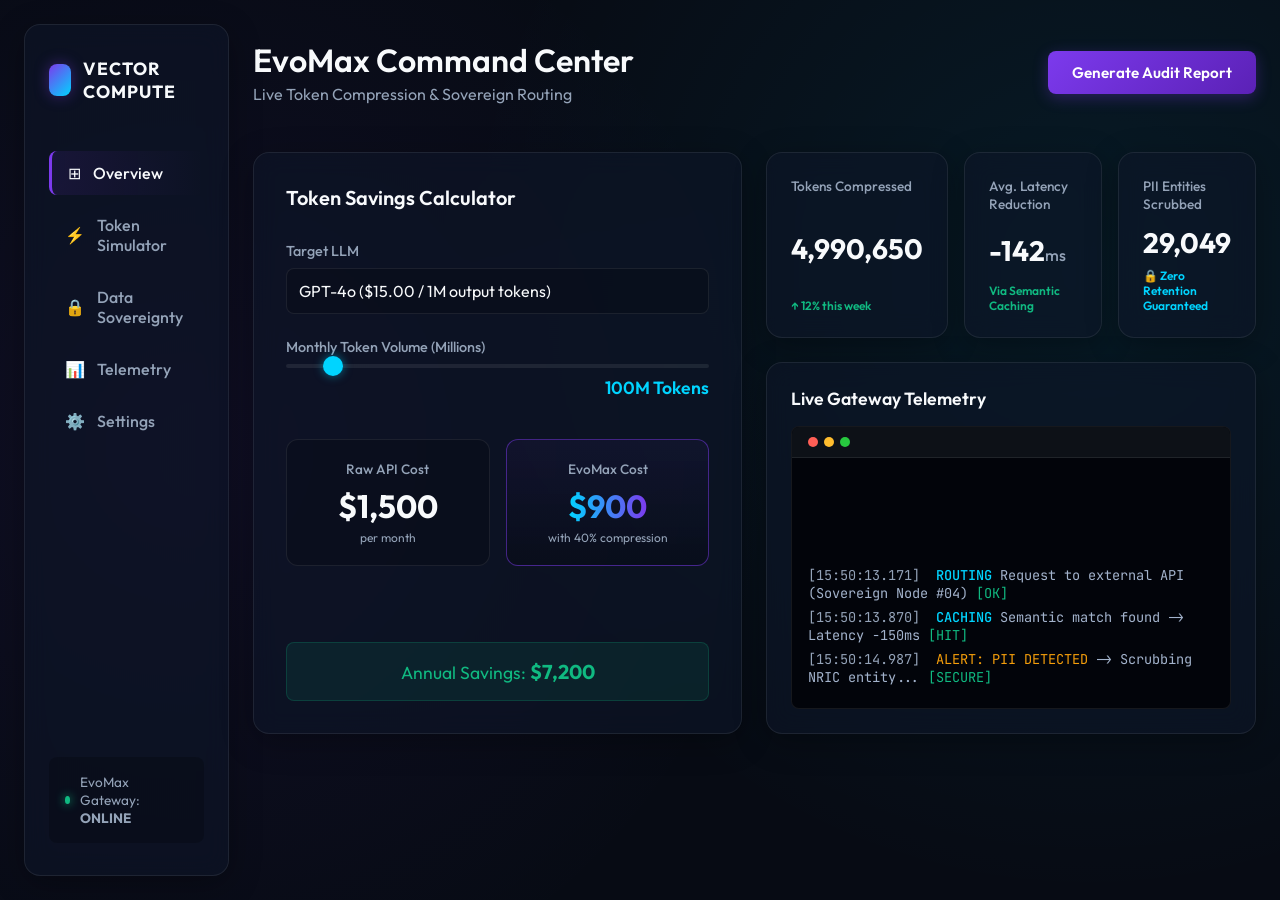
<file: EvoMax_Dashboard/index.html>
<!DOCTYPE html>
<html lang="en">
<head>
    <meta charset="UTF-8">
    <meta name="viewport" content="width=device-width, initial-scale=1.0">
    <title>EvoMax Gateway | Sovereign Token Logistics</title>
    <meta name="description" content="Vector Compute EvoMax Dashboard - AI Token Compression & Sovereignty Gateway">
    <link href="https://fonts.googleapis.com/css2?family=Outfit:wght@300;400;500;600;700&family=JetBrains+Mono:wght@400;500&display=swap" rel="stylesheet">
    <link rel="stylesheet" href="style.css">
</head>
<body>
    <div class="app-container">
        <!-- Sidebar -->
        <aside class="sidebar glass-panel">
            <div class="logo-container">
                <div class="logo-icon"></div>
                <h2>VECTOR COMPUTE</h2>
            </div>
            <nav>
                <a href="#" class="nav-item active"><span class="icon">⊞</span> Overview</a>
                <a href="#" class="nav-item"><span class="icon">⚡</span> Token Simulator</a>
                <a href="#" class="nav-item"><span class="icon">🔒</span> Data Sovereignty</a>
                <a href="#" class="nav-item"><span class="icon">📊</span> Telemetry</a>
                <a href="#" class="nav-item"><span class="icon">⚙️</span> Settings</a>
            </nav>
            <div class="system-status">
                <div class="status-indicator online"></div>
                <span>EvoMax Gateway: <strong>ONLINE</strong></span>
            </div>
        </aside>

        <!-- Main Content -->
        <main class="main-content">
            <header>
                <div>
                    <h1>EvoMax Command Center</h1>
                    <p class="subtitle">Live Token Compression & Sovereign Routing</p>
                </div>
                <button class="primary-btn">Generate Audit Report</button>
            </header>

            <div class="dashboard-grid">
                <!-- Calculator Panel -->
                <section class="calculator-panel glass-panel">
                    <h3>Token Savings Calculator</h3>
                    
                    <div class="input-group">
                        <label for="model-select">Target LLM</label>
                        <select id="model-select">
                            <option value="15.00">GPT-4o ($15.00 / 1M output tokens)</option>
                            <option value="10.00">Claude 3.5 Sonnet ($15.00 / 1M output tokens)</option>
                            <option value="3.00">Gemini 1.5 Pro ($3.00 / 1M output tokens)</option>
                        </select>
                    </div>

                    <div class="input-group">
                        <label for="token-volume">Monthly Token Volume (Millions)</label>
                        <input type="range" id="token-volume" min="10" max="1000" value="100" step="10">
                        <div class="range-value"><span id="volume-display">100</span>M Tokens</div>
                    </div>

                    <div class="results-container">
                        <div class="result-card standard">
                            <h4>Raw API Cost</h4>
                            <div class="price" id="raw-cost">$1,500</div>
                            <span class="label">per month</span>
                        </div>
                        <div class="result-card evomax">
                            <h4>EvoMax Cost</h4>
                            <div class="price highlight" id="evomax-cost">$900</div>
                            <span class="label">with 40% compression</span>
                        </div>
                    </div>
                    
                    <div class="savings-banner">
                        Annual Savings: <strong id="annual-savings">$7,200</strong>
                    </div>
                </section>

                <!-- Live Metrics -->
                <section class="metrics-panel">
                    <div class="metric-card glass-panel">
                        <div class="metric-header">Tokens Compressed</div>
                        <div class="metric-value counter" data-target="14258900">0</div>
                        <div class="metric-trend positive">↑ 12% this week</div>
                    </div>
                    <div class="metric-card glass-panel">
                        <div class="metric-header">Avg. Latency Reduction</div>
                        <div class="metric-value">-142<span class="unit">ms</span></div>
                        <div class="metric-trend positive">Via Semantic Caching</div>
                    </div>
                    <div class="metric-card glass-panel">
                        <div class="metric-header">PII Entities Scrubbed</div>
                        <div class="metric-value counter" data-target="84092">0</div>
                        <div class="metric-trend secure">🔒 Zero Retention Guaranteed</div>
                    </div>
                </section>
                
                <!-- Simulated Live Stream -->
                <section class="live-stream-panel glass-panel">
                    <h3>Live Gateway Telemetry</h3>
                    <div class="terminal-window">
                        <div class="terminal-header">
                            <span class="dot red"></span>
                            <span class="dot yellow"></span>
                            <span class="dot green"></span>
                        </div>
                        <div class="terminal-body" id="terminal-output">
                            <!-- JS will populate this -->
                        </div>
                    </div>
                </section>
            </div>
        </main>
    </div>
    <script src="script.js"></script>
</body>
</html>
</file>
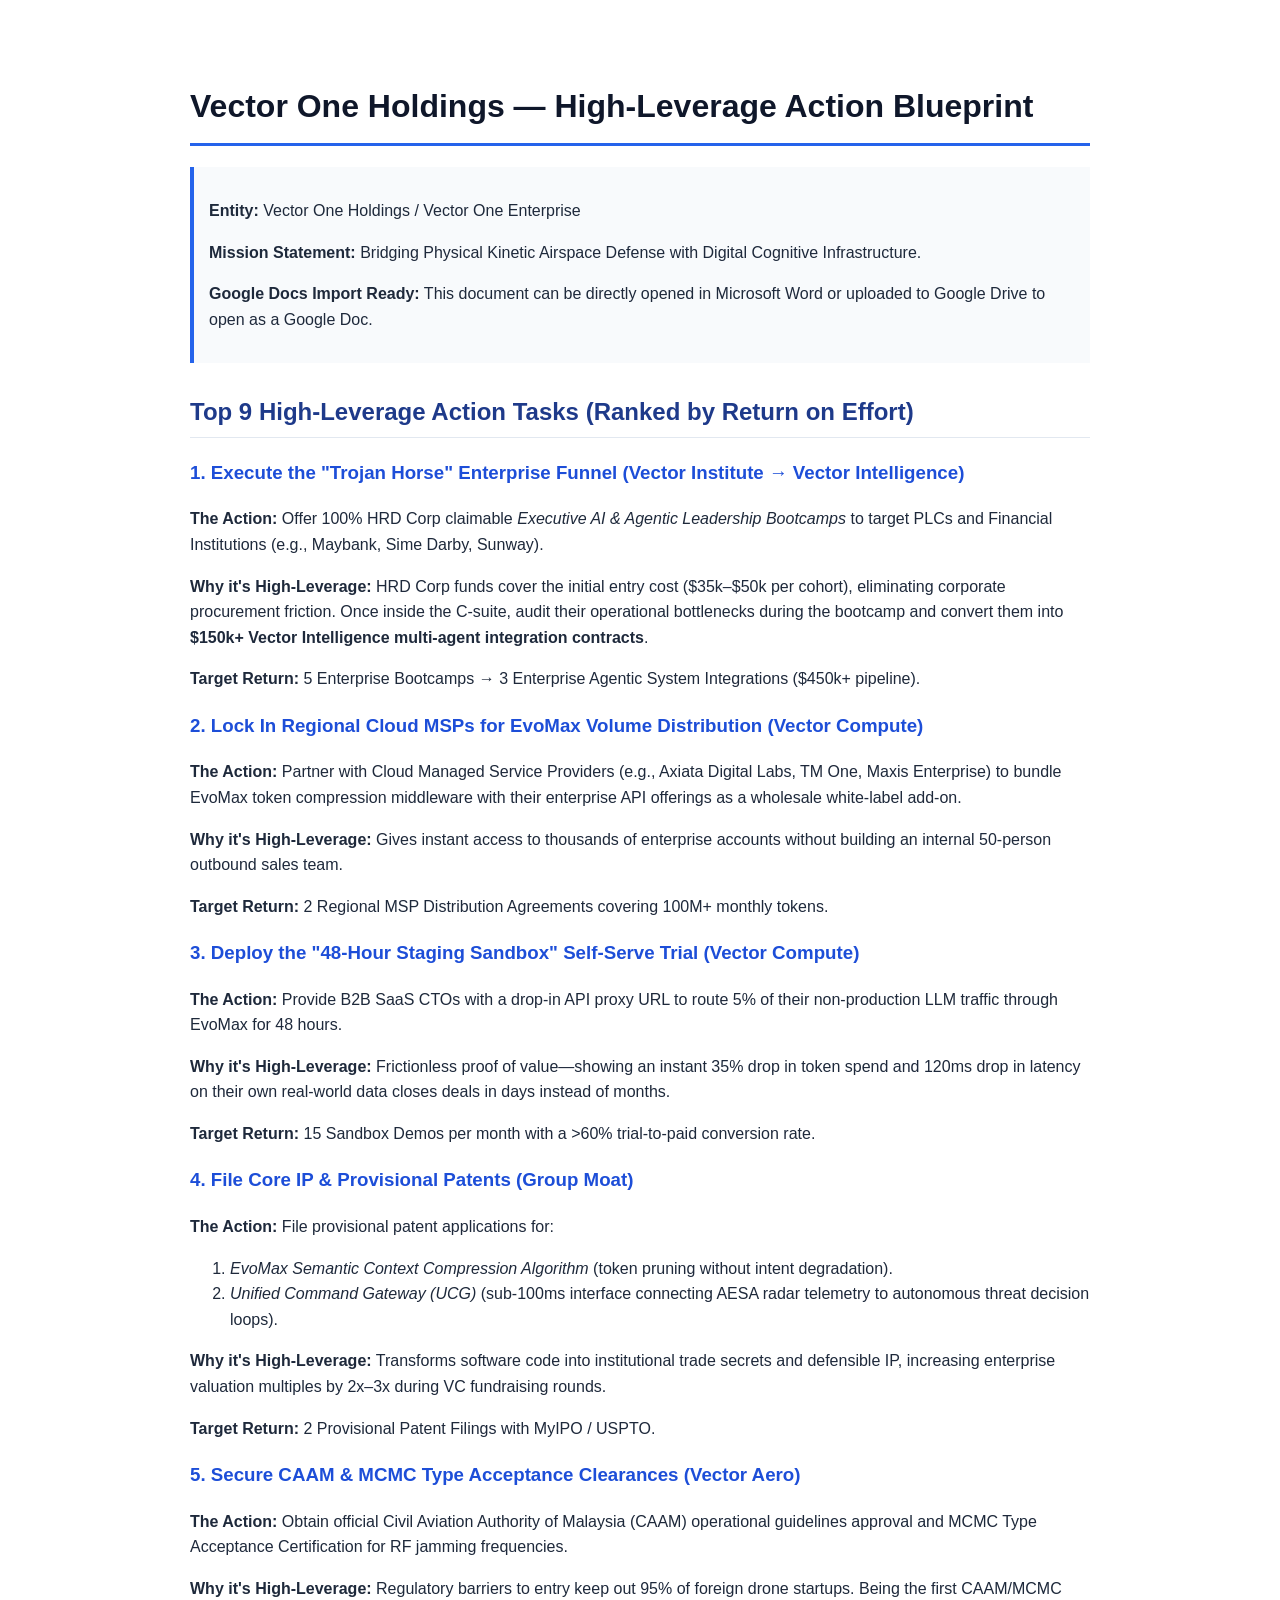
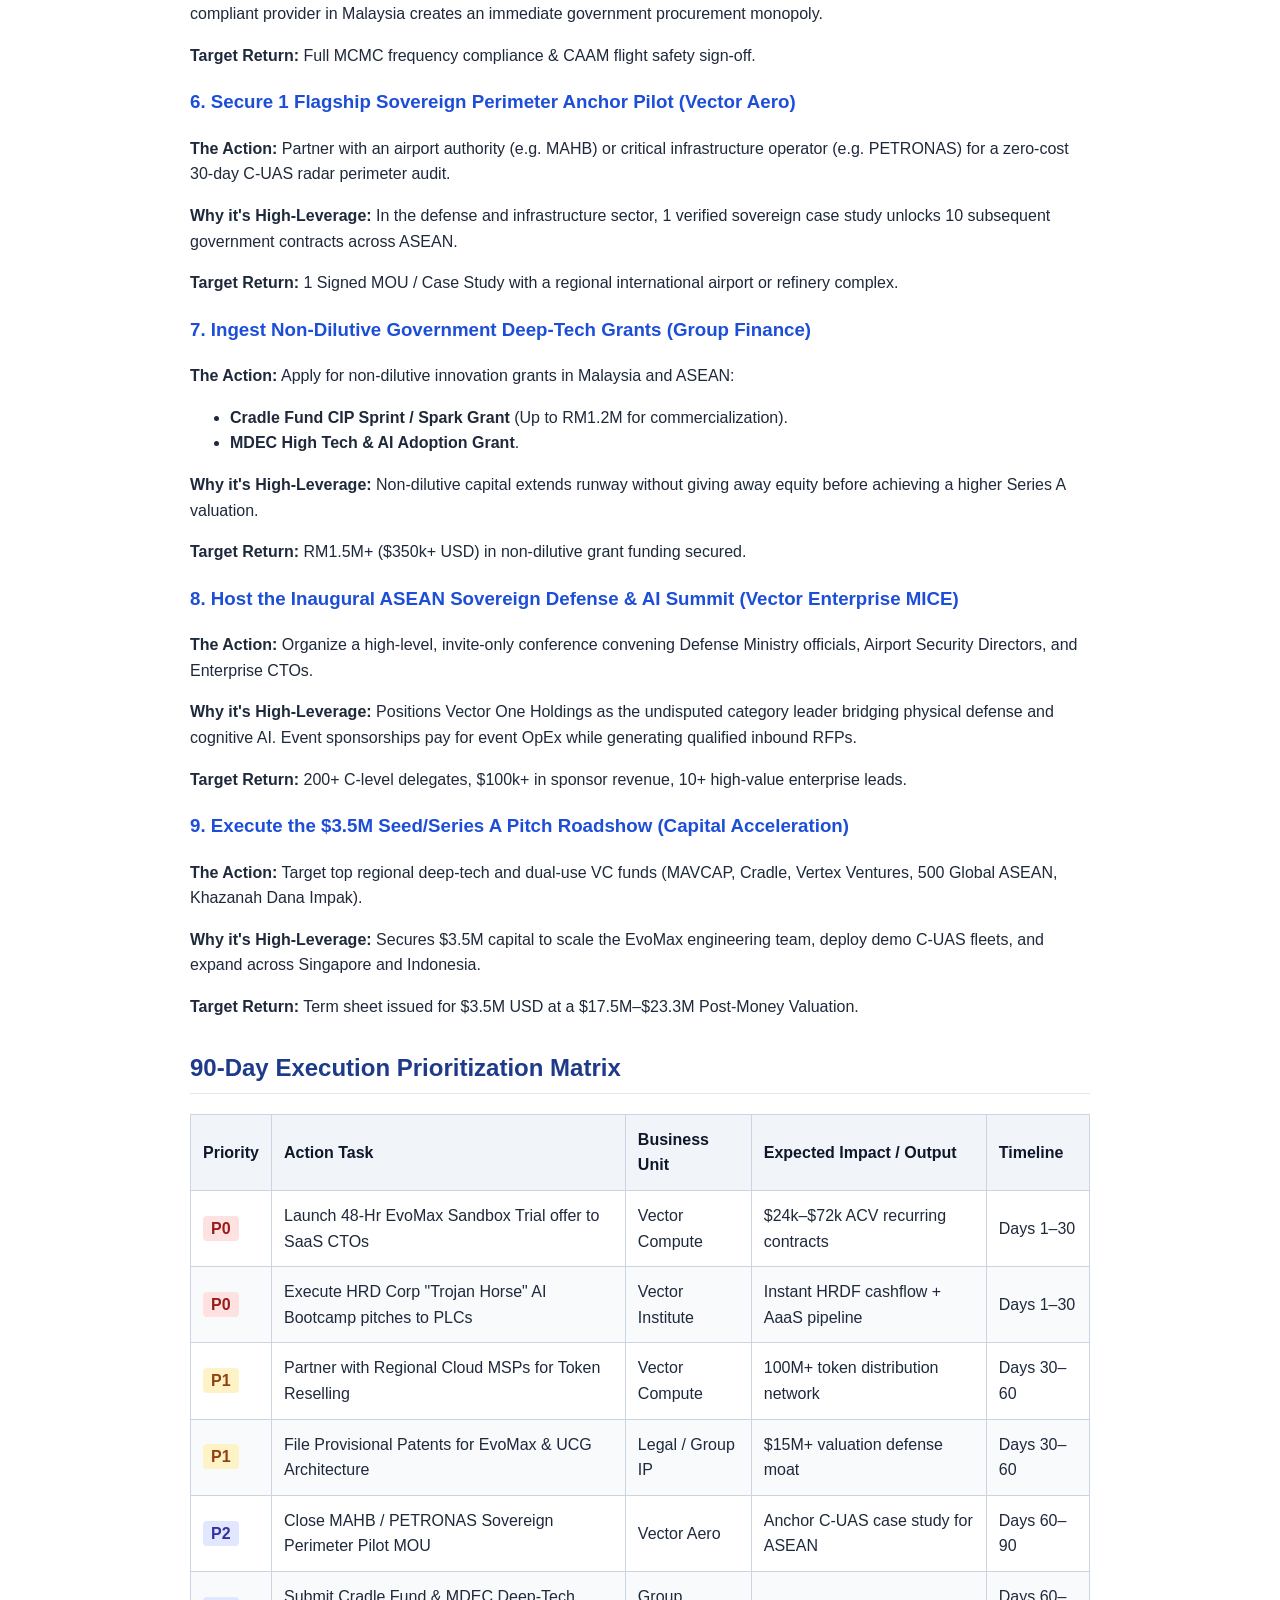
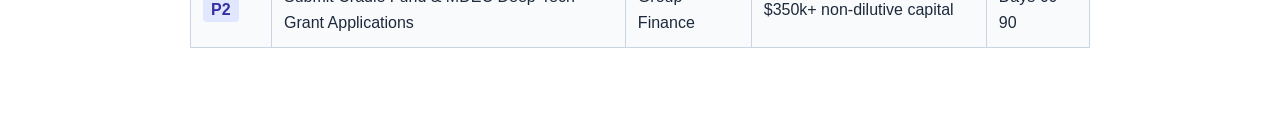
<file: vector_one_high_leverage_tasks.html>
<!DOCTYPE html>
<html lang="en">
<head>
    <meta charset="UTF-8">
    <title>Vector One Holdings — High-Leverage Action Blueprint (Top 9 Tasks)</title>
    <style>
        body {
            font-family: Arial, sans-serif;
            line-height: 1.6;
            color: #1e293b;
            max-width: 900px;
            margin: 40px auto;
            padding: 20px;
            background-color: #ffffff;
        }
        h1 {
            color: #0f172a;
            border-bottom: 3px solid #2563eb;
            padding-bottom: 10px;
        }
        h2 {
            color: #1e3a8a;
            margin-top: 30px;
            border-bottom: 1px solid #e2e8f0;
            padding-bottom: 5px;
        }
        h3 {
            color: #1d4ed8;
        }
        .meta-box {
            background-color: #f8fafc;
            border-left: 4px solid #2563eb;
            padding: 15px;
            margin-bottom: 25px;
        }
        table {
            width: 100%;
            border-collapse: collapse;
            margin: 20px 0;
        }
        th, td {
            border: 1px solid #cbd5e1;
            padding: 12px;
            text-align: left;
        }
        th {
            background-color: #f1f5f9;
            color: #0f172a;
        }
        tr:nth-child(even) {
            background-color: #f8fafc;
        }
        .badge {
            background-color: #dbeafe;
            color: #1e40af;
            padding: 4px 8px;
            border-radius: 4px;
            font-weight: bold;
            font-size: 0.85em;
        }
        .priority-p0 {
            background-color: #fee2e2;
            color: #991b1b;
            padding: 4px 8px;
            border-radius: 4px;
            font-weight: bold;
        }
        .priority-p1 {
            background-color: #fef3c7;
            color: #92400e;
            padding: 4px 8px;
            border-radius: 4px;
            font-weight: bold;
        }
        .priority-p2 {
            background-color: #e0e7ff;
            color: #3730a3;
            padding: 4px 8px;
            border-radius: 4px;
            font-weight: bold;
        }
    </style>
</head>
<body>

    <h1>Vector One Holdings — High-Leverage Action Blueprint</h1>
    
    <div class="meta-box">
        <p><strong>Entity:</strong> Vector One Holdings / Vector One Enterprise</p>
        <p><strong>Mission Statement:</strong> Bridging Physical Kinetic Airspace Defense with Digital Cognitive Infrastructure.</p>
        <p><strong>Google Docs Import Ready:</strong> This document can be directly opened in Microsoft Word or uploaded to Google Drive to open as a Google Doc.</p>
    </div>

    <h2>Top 9 High-Leverage Action Tasks (Ranked by Return on Effort)</h2>

    <h3>1. Execute the "Trojan Horse" Enterprise Funnel (Vector Institute &rarr; Vector Intelligence)</h3>
    <p><strong>The Action:</strong> Offer 100% HRD Corp claimable <em>Executive AI & Agentic Leadership Bootcamps</em> to target PLCs and Financial Institutions (e.g., Maybank, Sime Darby, Sunway).</p>
    <p><strong>Why it's High-Leverage:</strong> HRD Corp funds cover the initial entry cost ($35k–$50k per cohort), eliminating corporate procurement friction. Once inside the C-suite, audit their operational bottlenecks during the bootcamp and convert them into <strong>$150k+ Vector Intelligence multi-agent integration contracts</strong>.</p>
    <p><strong>Target Return:</strong> 5 Enterprise Bootcamps &rarr; 3 Enterprise Agentic System Integrations ($450k+ pipeline).</p>

    <h3>2. Lock In Regional Cloud MSPs for EvoMax Volume Distribution (Vector Compute)</h3>
    <p><strong>The Action:</strong> Partner with Cloud Managed Service Providers (e.g., Axiata Digital Labs, TM One, Maxis Enterprise) to bundle EvoMax token compression middleware with their enterprise API offerings as a wholesale white-label add-on.</p>
    <p><strong>Why it's High-Leverage:</strong> Gives instant access to thousands of enterprise accounts without building an internal 50-person outbound sales team.</p>
    <p><strong>Target Return:</strong> 2 Regional MSP Distribution Agreements covering 100M+ monthly tokens.</p>

    <h3>3. Deploy the "48-Hour Staging Sandbox" Self-Serve Trial (Vector Compute)</h3>
    <p><strong>The Action:</strong> Provide B2B SaaS CTOs with a drop-in API proxy URL to route 5% of their non-production LLM traffic through EvoMax for 48 hours.</p>
    <p><strong>Why it's High-Leverage:</strong> Frictionless proof of value—showing an instant 35% drop in token spend and 120ms drop in latency on their own real-world data closes deals in days instead of months.</p>
    <p><strong>Target Return:</strong> 15 Sandbox Demos per month with a &gt;60% trial-to-paid conversion rate.</p>

    <h3>4. File Core IP & Provisional Patents (Group Moat)</h3>
    <p><strong>The Action:</strong> File provisional patent applications for:
        <ol>
            <li><em>EvoMax Semantic Context Compression Algorithm</em> (token pruning without intent degradation).</li>
            <li><em>Unified Command Gateway (UCG)</em> (sub-100ms interface connecting AESA radar telemetry to autonomous threat decision loops).</li>
        </ol>
    </p>
    <p><strong>Why it's High-Leverage:</strong> Transforms software code into institutional trade secrets and defensible IP, increasing enterprise valuation multiples by 2x–3x during VC fundraising rounds.</p>
    <p><strong>Target Return:</strong> 2 Provisional Patent Filings with MyIPO / USPTO.</p>

    <h3>5. Secure CAAM & MCMC Type Acceptance Clearances (Vector Aero)</h3>
    <p><strong>The Action:</strong> Obtain official Civil Aviation Authority of Malaysia (CAAM) operational guidelines approval and MCMC Type Acceptance Certification for RF jamming frequencies.</p>
    <p><strong>Why it's High-Leverage:</strong> Regulatory barriers to entry keep out 95% of foreign drone startups. Being the first CAAM/MCMC compliant provider in Malaysia creates an immediate government procurement monopoly.</p>
    <p><strong>Target Return:</strong> Full MCMC frequency compliance & CAAM flight safety sign-off.</p>

    <h3>6. Secure 1 Flagship Sovereign Perimeter Anchor Pilot (Vector Aero)</h3>
    <p><strong>The Action:</strong> Partner with an airport authority (e.g. MAHB) or critical infrastructure operator (e.g. PETRONAS) for a zero-cost 30-day C-UAS radar perimeter audit.</p>
    <p><strong>Why it's High-Leverage:</strong> In the defense and infrastructure sector, 1 verified sovereign case study unlocks 10 subsequent government contracts across ASEAN.</p>
    <p><strong>Target Return:</strong> 1 Signed MOU / Case Study with a regional international airport or refinery complex.</p>

    <h3>7. Ingest Non-Dilutive Government Deep-Tech Grants (Group Finance)</h3>
    <p><strong>The Action:</strong> Apply for non-dilutive innovation grants in Malaysia and ASEAN:
        <ul>
            <li><strong>Cradle Fund CIP Sprint / Spark Grant</strong> (Up to RM1.2M for commercialization).</li>
            <li><strong>MDEC High Tech & AI Adoption Grant</strong>.</li>
        </ul>
    </p>
    <p><strong>Why it's High-Leverage:</strong> Non-dilutive capital extends runway without giving away equity before achieving a higher Series A valuation.</p>
    <p><strong>Target Return:</strong> RM1.5M+ ($350k+ USD) in non-dilutive grant funding secured.</p>

    <h3>8. Host the Inaugural ASEAN Sovereign Defense & AI Summit (Vector Enterprise MICE)</h3>
    <p><strong>The Action:</strong> Organize a high-level, invite-only conference convening Defense Ministry officials, Airport Security Directors, and Enterprise CTOs.</p>
    <p><strong>Why it's High-Leverage:</strong> Positions Vector One Holdings as the undisputed category leader bridging physical defense and cognitive AI. Event sponsorships pay for event OpEx while generating qualified inbound RFPs.</p>
    <p><strong>Target Return:</strong> 200+ C-level delegates, $100k+ in sponsor revenue, 10+ high-value enterprise leads.</p>

    <h3>9. Execute the $3.5M Seed/Series A Pitch Roadshow (Capital Acceleration)</h3>
    <p><strong>The Action:</strong> Target top regional deep-tech and dual-use VC funds (MAVCAP, Cradle, Vertex Ventures, 500 Global ASEAN, Khazanah Dana Impak).</p>
    <p><strong>Why it's High-Leverage:</strong> Secures $3.5M capital to scale the EvoMax engineering team, deploy demo C-UAS fleets, and expand across Singapore and Indonesia.</p>
    <p><strong>Target Return:</strong> Term sheet issued for $3.5M USD at a $17.5M–$23.3M Post-Money Valuation.</p>

    <h2>90-Day Execution Prioritization Matrix</h2>
    <table>
        <thead>
            <tr>
                <th>Priority</th>
                <th>Action Task</th>
                <th>Business Unit</th>
                <th>Expected Impact / Output</th>
                <th>Timeline</th>
            </tr>
        </thead>
        <tbody>
            <tr>
                <td><span class="priority-p0">P0</span></td>
                <td>Launch 48-Hr EvoMax Sandbox Trial offer to SaaS CTOs</td>
                <td>Vector Compute</td>
                <td>$24k–$72k ACV recurring contracts</td>
                <td>Days 1–30</td>
            </tr>
            <tr>
                <td><span class="priority-p0">P0</span></td>
                <td>Execute HRD Corp "Trojan Horse" AI Bootcamp pitches to PLCs</td>
                <td>Vector Institute</td>
                <td>Instant HRDF cashflow + AaaS pipeline</td>
                <td>Days 1–30</td>
            </tr>
            <tr>
                <td><span class="priority-p1">P1</span></td>
                <td>Partner with Regional Cloud MSPs for Token Reselling</td>
                <td>Vector Compute</td>
                <td>100M+ token distribution network</td>
                <td>Days 30–60</td>
            </tr>
            <tr>
                <td><span class="priority-p1">P1</span></td>
                <td>File Provisional Patents for EvoMax & UCG Architecture</td>
                <td>Legal / Group IP</td>
                <td>$15M+ valuation defense moat</td>
                <td>Days 30–60</td>
            </tr>
            <tr>
                <td><span class="priority-p2">P2</span></td>
                <td>Close MAHB / PETRONAS Sovereign Perimeter Pilot MOU</td>
                <td>Vector Aero</td>
                <td>Anchor C-UAS case study for ASEAN</td>
                <td>Days 60–90</td>
            </tr>
            <tr>
                <td><span class="priority-p2">P2</span></td>
                <td>Submit Cradle Fund & MDEC Deep-Tech Grant Applications</td>
                <td>Group Finance</td>
                <td>$350k+ non-dilutive capital</td>
                <td>Days 60–90</td>
            </tr>
        </tbody>
    </table>

</body>
</html>
</file>
<file: EvoMax_Dashboard/style.css>
:root {
    --bg-dark: #070B14;
    --bg-panel: rgba(14, 23, 41, 0.6);
    --bg-panel-hover: rgba(20, 32, 58, 0.8);
    --primary-cyan: #00d4ff;
    --primary-purple: #7c3aed;
    --text-main: #f8fafc;
    --text-muted: #94a3b8;
    --border-glass: rgba(255, 255, 255, 0.08);
    --glass-blur: blur(12px);
    --success-green: #10b981;
    --warning-yellow: #f59e0b;
    --danger-red: #ef4444;
}

* {
    box-sizing: border-box;
    margin: 0;
    padding: 0;
}

body {
    font-family: 'Outfit', sans-serif;
    background-color: var(--bg-dark);
    background-image: 
        radial-gradient(circle at 15% 50%, rgba(124, 58, 237, 0.08) 0%, transparent 50%),
        radial-gradient(circle at 85% 30%, rgba(0, 212, 255, 0.08) 0%, transparent 50%);
    color: var(--text-main);
    min-height: 100vh;
    display: flex;
    overflow-x: hidden;
}

.app-container {
    display: flex;
    width: 100%;
    max-width: 1600px;
    margin: 0 auto;
    padding: 24px;
    gap: 24px;
}

/* Glassmorphism Utilities */
.glass-panel {
    background: var(--bg-panel);
    backdrop-filter: var(--glass-blur);
    -webkit-backdrop-filter: var(--glass-blur);
    border: 1px solid var(--border-glass);
    border-radius: 16px;
    box-shadow: 0 8px 32px 0 rgba(0, 0, 0, 0.3);
}

/* Sidebar */
.sidebar {
    width: 260px;
    padding: 32px 24px;
    display: flex;
    flex-direction: column;
    height: calc(100vh - 48px);
    position: sticky;
    top: 24px;
}

.logo-container {
    display: flex;
    align-items: center;
    gap: 12px;
    margin-bottom: 48px;
}

.logo-icon {
    width: 32px;
    height: 32px;
    background: linear-gradient(135deg, var(--primary-purple), var(--primary-cyan));
    border-radius: 8px;
    box-shadow: 0 0 15px rgba(124, 58, 237, 0.4);
}

.logo-container h2 {
    font-size: 1.1rem;
    font-weight: 700;
    letter-spacing: 1px;
}

nav {
    display: flex;
    flex-direction: column;
    gap: 8px;
    flex-grow: 1;
}

.nav-item {
    text-decoration: none;
    color: var(--text-muted);
    padding: 12px 16px;
    border-radius: 8px;
    display: flex;
    align-items: center;
    gap: 12px;
    font-weight: 500;
    transition: all 0.3s ease;
}

.nav-item:hover, .nav-item.active {
    background: rgba(255, 255, 255, 0.05);
    color: var(--text-main);
}

.nav-item.active {
    border-left: 3px solid var(--primary-purple);
    background: linear-gradient(90deg, rgba(124, 58, 237, 0.1) 0%, transparent 100%);
}

.system-status {
    margin-top: auto;
    padding: 16px;
    background: rgba(0, 0, 0, 0.2);
    border-radius: 8px;
    display: flex;
    align-items: center;
    gap: 10px;
    font-size: 0.85rem;
    color: var(--text-muted);
}

.status-indicator {
    width: 8px;
    height: 8px;
    border-radius: 50%;
}

.status-indicator.online {
    background-color: var(--success-green);
    box-shadow: 0 0 10px var(--success-green);
}

/* Main Content */
.main-content {
    flex-grow: 1;
    display: flex;
    flex-direction: column;
    gap: 32px;
}

header {
    display: flex;
    justify-content: space-between;
    align-items: center;
    padding: 16px 0;
}

header h1 {
    font-size: 2rem;
    font-weight: 600;
    margin-bottom: 4px;
}

.subtitle {
    color: var(--text-muted);
    font-size: 1rem;
}

.primary-btn {
    background: linear-gradient(135deg, var(--primary-purple), #5b21b6);
    color: white;
    border: none;
    padding: 12px 24px;
    border-radius: 8px;
    font-family: 'Outfit', sans-serif;
    font-weight: 600;
    font-size: 0.95rem;
    cursor: pointer;
    transition: all 0.3s ease;
    box-shadow: 0 4px 15px rgba(124, 58, 237, 0.3);
}

.primary-btn:hover {
    transform: translateY(-2px);
    box-shadow: 0 6px 20px rgba(124, 58, 237, 0.5);
}

/* Dashboard Grid */
.dashboard-grid {
    display: grid;
    grid-template-columns: 1fr 1fr;
    grid-template-rows: auto auto;
    gap: 24px;
}

/* Calculator Panel */
.calculator-panel {
    grid-column: 1 / 2;
    grid-row: 1 / 3;
    padding: 32px;
    display: flex;
    flex-direction: column;
    gap: 24px;
}

.calculator-panel h3 {
    font-size: 1.25rem;
    font-weight: 600;
    margin-bottom: 8px;
}

.input-group {
    display: flex;
    flex-direction: column;
    gap: 8px;
}

.input-group label {
    font-size: 0.9rem;
    color: var(--text-muted);
    font-weight: 500;
}

select {
    background: rgba(0, 0, 0, 0.2);
    border: 1px solid var(--border-glass);
    color: var(--text-main);
    padding: 12px;
    border-radius: 8px;
    font-family: 'Outfit', sans-serif;
    font-size: 1rem;
    outline: none;
    transition: border-color 0.3s;
    appearance: none;
}

select:focus {
    border-color: var(--primary-purple);
}

input[type=range] {
    -webkit-appearance: none;
    width: 100%;
    background: transparent;
}

input[type=range]::-webkit-slider-thumb {
    -webkit-appearance: none;
    height: 20px;
    width: 20px;
    border-radius: 50%;
    background: var(--primary-cyan);
    cursor: pointer;
    margin-top: -8px;
    box-shadow: 0 0 10px rgba(0, 212, 255, 0.5);
}

input[type=range]::-webkit-slider-runnable-track {
    width: 100%;
    height: 4px;
    cursor: pointer;
    background: var(--border-glass);
    border-radius: 2px;
}

.range-value {
    text-align: right;
    font-size: 1.1rem;
    font-weight: 600;
    color: var(--primary-cyan);
}

.results-container {
    display: flex;
    gap: 16px;
    margin-top: 16px;
}

.result-card {
    flex: 1;
    padding: 20px;
    background: rgba(0, 0, 0, 0.2);
    border-radius: 12px;
    border: 1px solid var(--border-glass);
    display: flex;
    flex-direction: column;
    align-items: center;
    text-align: center;
}

.result-card h4 {
    font-size: 0.85rem;
    color: var(--text-muted);
    font-weight: 500;
    margin-bottom: 8px;
}

.result-card .price {
    font-size: 2rem;
    font-weight: 700;
    margin-bottom: 4px;
}

.result-card.evomax {
    border-color: rgba(124, 58, 237, 0.5);
    background: linear-gradient(180deg, rgba(124, 58, 237, 0.05) 0%, rgba(0, 0, 0, 0.2) 100%);
}

.result-card.evomax .price {
    background: linear-gradient(90deg, var(--primary-cyan), var(--primary-purple));
    -webkit-background-clip: text;
    -webkit-text-fill-color: transparent;
}

.label {
    font-size: 0.75rem;
    color: var(--text-muted);
}

.savings-banner {
    background: rgba(16, 185, 129, 0.1);
    border: 1px solid rgba(16, 185, 129, 0.2);
    padding: 16px;
    border-radius: 8px;
    text-align: center;
    color: var(--success-green);
    font-size: 1.1rem;
    margin-top: auto;
}

.savings-banner strong {
    font-size: 1.25rem;
}

/* Metrics Panel */
.metrics-panel {
    grid-column: 2 / 3;
    grid-row: 1 / 2;
    display: flex;
    gap: 16px;
}

.metric-card {
    flex: 1;
    padding: 24px;
    display: flex;
    flex-direction: column;
    justify-content: space-between;
}

.metric-header {
    font-size: 0.85rem;
    color: var(--text-muted);
    font-weight: 500;
    margin-bottom: 12px;
}

.metric-value {
    font-size: 1.75rem;
    font-weight: 700;
    margin-bottom: 8px;
}

.metric-value .unit {
    font-size: 1rem;
    font-weight: 500;
    color: var(--text-muted);
}

.metric-trend {
    font-size: 0.75rem;
    font-weight: 600;
}

.metric-trend.positive {
    color: var(--success-green);
}

.metric-trend.secure {
    color: var(--primary-cyan);
}

/* Live Stream Panel (Terminal) */
.live-stream-panel {
    grid-column: 2 / 3;
    grid-row: 2 / 3;
    padding: 24px;
    display: flex;
    flex-direction: column;
    gap: 16px;
}

.live-stream-panel h3 {
    font-size: 1.1rem;
    font-weight: 600;
}

.terminal-window {
    background: #02040a;
    border-radius: 8px;
    border: 1px solid var(--border-glass);
    flex-grow: 1;
    display: flex;
    flex-direction: column;
    overflow: hidden;
}

.terminal-header {
    background: #0d1117;
    padding: 10px 16px;
    display: flex;
    gap: 6px;
    border-bottom: 1px solid var(--border-glass);
}

.dot {
    width: 10px;
    height: 10px;
    border-radius: 50%;
}

.dot.red { background-color: #ff5f56; }
.dot.yellow { background-color: #ffbd2e; }
.dot.green { background-color: #27c93f; }

.terminal-body {
    padding: 16px;
    font-family: 'JetBrains Mono', monospace;
    font-size: 0.85rem;
    color: #a3b3cc;
    height: 250px;
    overflow-y: hidden;
    display: flex;
    flex-direction: column;
    justify-content: flex-end;
}

.terminal-line {
    margin-bottom: 6px;
    animation: fadeIn 0.3s ease-in;
}

.terminal-line .timestamp {
    color: var(--text-muted);
    margin-right: 8px;
}

.terminal-line .action {
    color: var(--primary-cyan);
    font-weight: 500;
}

.terminal-line .status {
    color: var(--success-green);
}

.terminal-line .warning {
    color: var(--warning-yellow);
}

@keyframes fadeIn {
    from { opacity: 0; transform: translateY(5px); }
    to { opacity: 1; transform: translateY(0); }
}
</file>
